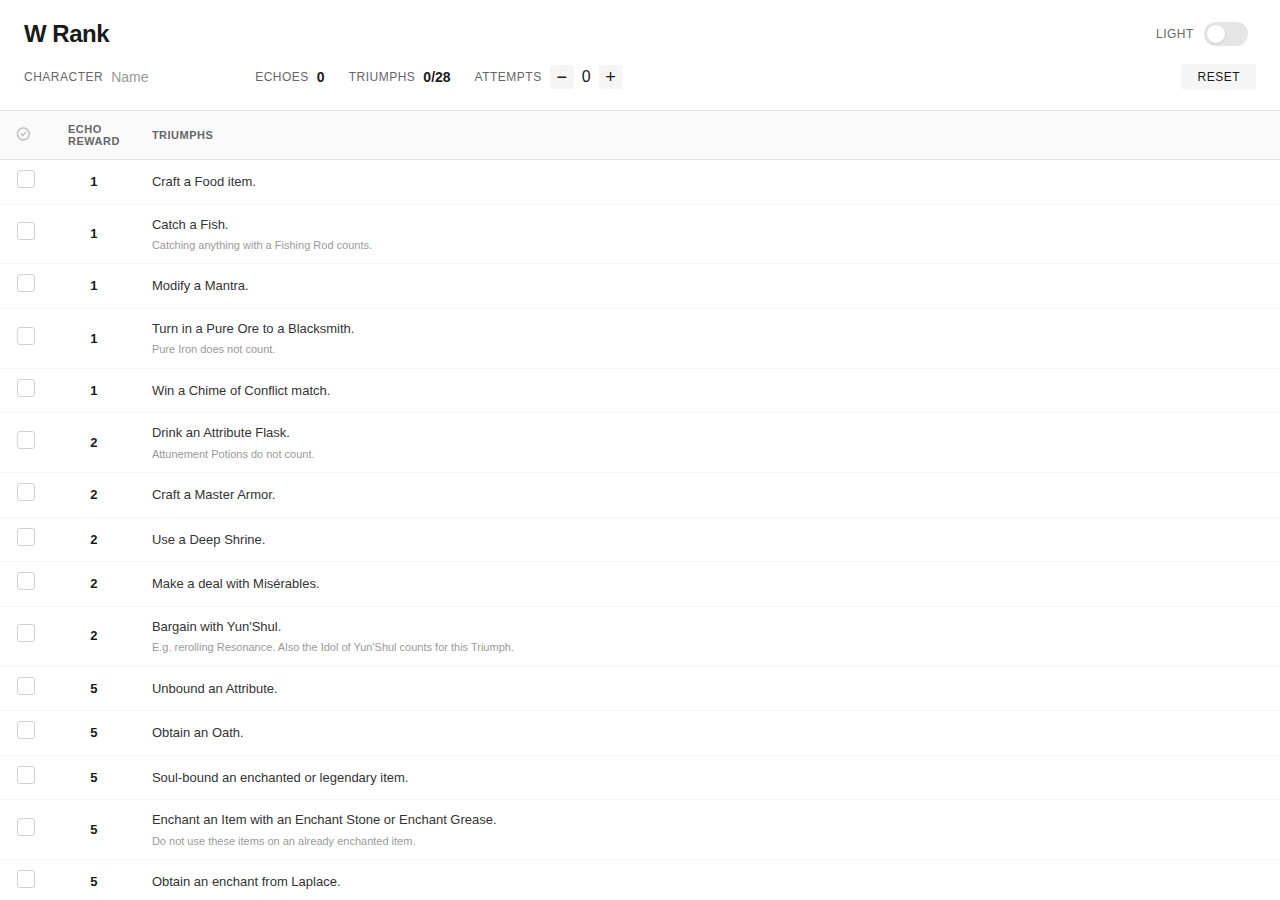
<file: index.html>
<!DOCTYPE html>
<html lang="es">
<head>
    <meta charset="UTF-8">
    <meta name="viewport" content="width=device-width, initial-scale=1.0">
    <title>W Rank</title>
    <link rel="stylesheet" href="styles.css">
</head>
<body>
    <div class="container">
        <header class="header">
            <div class="header-top">
                <h1>W Rank</h1>
                <div class="header-actions">
                    <div class="theme-toggle">
                        <span class="theme-label" id="theme-label">Light</span>
                        <input type="checkbox" id="theme-switch">
                        <label for="theme-switch"></label>
                    </div>
                </div>
            </div>
            <div class="header-info">
                <div class="info-item">
                    <span class="info-label">Character</span>
                    <input type="text" id="character-name" placeholder="Name" class="character-input">
                </div>
                <div class="info-item">
                    <span class="info-label">Echoes</span>
                    <span class="info-value" id="total-echoes">0</span>
                </div>
                <div class="info-item">
                    <span class="info-label">Triumphs</span>
                    <span class="info-value"><span id="completed-tasks">0</span>/<span id="total-tasks">28</span></span>
                </div>
                <div class="info-item">
                    <span class="info-label">Attempts</span>
                    <div class="attempts-control">
                        <button id="decrease-attempts" class="btn-icon">−</button>
                        <span id="attempts-count">0</span>
                        <button id="increase-attempts" class="btn-icon">+</button>
                    </div>
                </div>
                <button id="reset-btn" class="btn-reset">Reset</button>
            </div>
        </header>

        <div class="table-wrapper">
            <table id="echo-tasks" class="table-progress-tracking sortable">
                <thead>
                    <tr>
                        <th class="table-progress-tracking-header headerSort" rowspan="1" tabindex="0" role="columnheader button" title="Ordenar ascendente">
                            <div class="header_icon">
                                <svg xmlns="http://www.w3.org/2000/svg" width="19" height="18" viewBox="0 0 19 18" fill="currentColor">
                                    <path d="M9.95044 0C14.921 0 18.9504 4.02944 18.9504 9C18.9504 13.9706 14.921 18 9.95044 18C4.97988 18 0.950439 13.9706 0.950439 9C0.950439 4.02944 4.97988 0 9.95044 0ZM9.95044 2C6.08445 2 2.95044 5.13401 2.95044 9C2.95044 12.866 6.08445 16 9.95044 16C13.8164 16 16.9504 12.866 16.9504 9C16.9504 5.13401 13.8164 2 9.95044 2ZM12.2434 6.29297C12.6343 5.90205 13.2665 5.90222 13.6575 6.29297C14.0485 6.68397 14.0485 7.31603 13.6575 7.70703L9.65747 11.707C9.46247 11.902 9.20644 12 8.95044 12C8.69452 11.9999 8.43834 11.902 8.24341 11.707L6.24341 9.70703C5.85266 9.31601 5.85249 8.68389 6.24341 8.29297C6.63433 7.90205 7.26645 7.90222 7.65747 8.29297L8.95044 9.58594L12.2434 6.29297Z"></path>
                                </svg>
                            </div>
                        </th>
                        <th class="unsortable">Echo Reward</th>
                        <th class="unsortable">Triumphs</th>
                    </tr>
                </thead>
                <tbody>
                <tr>
                    <td class="table-progress-checkbox-cell" data-sort-value="0">
                        <div class="wds-checkbox checkbox_wrapper">
                            <input type="checkbox" id="checkbox-0" data-row-id="food">
                            <label for="checkbox-0"></label>
                        </div>
                    </td>
                    <td data-row-id="food" style="text-align:center;">1</td>
                    <td>Craft a Food item.</td>
                </tr>
                <tr>
                    <td class="table-progress-checkbox-cell" data-sort-value="0">
                        <div class="wds-checkbox checkbox_wrapper">
                            <input type="checkbox" id="checkbox-1" data-row-id="fishing">
                            <label for="checkbox-1"></label>
                        </div>
                    </td>
                    <td data-row-id="fishing" style="text-align:center;">1</td>
                    <td>Catch a Fish.<br><small>Catching anything with a Fishing Rod counts.</small></td>
                </tr>
                <tr>
                    <td class="table-progress-checkbox-cell" data-sort-value="0">
                        <div class="wds-checkbox checkbox_wrapper">
                            <input type="checkbox" id="checkbox-2" data-row-id="modify-mantra">
                            <label for="checkbox-2"></label>
                        </div>
                    </td>
                    <td data-row-id="modify-mantra" style="text-align:center;">1</td>
                    <td>Modify a Mantra.</td>
                </tr>
                <tr>
                    <td class="table-progress-checkbox-cell" data-sort-value="0">
                        <div class="wds-checkbox checkbox_wrapper">
                            <input type="checkbox" id="checkbox-3" data-row-id="pure-ore">
                            <label for="checkbox-3"></label>
                        </div>
                    </td>
                    <td data-row-id="pure-ore" style="text-align:center;">1</td>
                    <td>Turn in a Pure Ore to a Blacksmith.<br><small>Pure Iron does not count.</small></td>
                </tr>
                <tr>
                    <td class="table-progress-checkbox-cell" data-sort-value="0">
                        <div class="wds-checkbox checkbox_wrapper">
                            <input type="checkbox" id="checkbox-4" data-row-id="chime-win">
                            <label for="checkbox-4"></label>
                        </div>
                    </td>
                    <td data-row-id="chime-win" style="text-align:center;">1</td>
                    <td>Win a Chime of Conflict match.</td>
                </tr>
                <tr>
                    <td class="table-progress-checkbox-cell" data-sort-value="0">
                        <div class="wds-checkbox checkbox_wrapper">
                            <input type="checkbox" id="checkbox-5" data-row-id="attribute-flask">
                            <label for="checkbox-5"></label>
                        </div>
                    </td>
                    <td data-row-id="attribute-flask" style="text-align:center;">2</td>
                    <td>Drink an Attribute Flask.<br><small>Attunement Potions do not count.</small></td>
                </tr>
                <tr>
                    <td class="table-progress-checkbox-cell" data-sort-value="0">
                        <div class="wds-checkbox checkbox_wrapper">
                            <input type="checkbox" id="checkbox-6" data-row-id="master-armor">
                            <label for="checkbox-6"></label>
                        </div>
                    </td>
                    <td data-row-id="master-armor" style="text-align:center;">2</td>
                    <td>Craft a Master Armor.</td>
                </tr>
                <tr>
                    <td class="table-progress-checkbox-cell" data-sort-value="0">
                        <div class="wds-checkbox checkbox_wrapper">
                            <input type="checkbox" id="checkbox-7" data-row-id="deep-shrine">
                            <label for="checkbox-7"></label>
                        </div>
                    </td>
                    <td data-row-id="deep-shrine" style="text-align:center;">2</td>
                    <td>Use a Deep Shrine.</td>
                </tr>
                <tr>
                    <td class="table-progress-checkbox-cell" data-sort-value="0">
                        <div class="wds-checkbox checkbox_wrapper">
                            <input type="checkbox" id="checkbox-8" data-row-id="miserables">
                            <label for="checkbox-8"></label>
                        </div>
                    </td>
                    <td data-row-id="miserables" style="text-align:center;">2</td>
                    <td>Make a deal with Misérables.</td>
                </tr>
                <tr>
                    <td class="table-progress-checkbox-cell" data-sort-value="0">
                        <div class="wds-checkbox checkbox_wrapper">
                            <input type="checkbox" id="checkbox-9" data-row-id="yunshul">
                            <label for="checkbox-9"></label>
                        </div>
                    </td>
                    <td data-row-id="yunshul" style="text-align:center;">2</td>
                    <td>Bargain with Yun'Shul.<br><small>E.g. rerolling Resonance. Also the Idol of Yun'Shul counts for this Triumph.</small></td>
                </tr>
                <tr>
                    <td class="table-progress-checkbox-cell" data-sort-value="0">
                        <div class="wds-checkbox checkbox_wrapper">
                            <input type="checkbox" id="checkbox-10" data-row-id="unbound-attribute">
                            <label for="checkbox-10"></label>
                        </div>
                    </td>
                    <td data-row-id="unbound-attribute" style="text-align:center;">5</td>
                    <td>Unbound an Attribute.</td>
                </tr>
                <tr>
                    <td class="table-progress-checkbox-cell" data-sort-value="0">
                        <div class="wds-checkbox checkbox_wrapper">
                            <input type="checkbox" id="checkbox-11" data-row-id="oath">
                            <label for="checkbox-11"></label>
                        </div>
                    </td>
                    <td data-row-id="oath" style="text-align:center;">5</td>
                    <td>Obtain an Oath.</td>
                </tr>
                <tr>
                    <td class="table-progress-checkbox-cell" data-sort-value="0">
                        <div class="wds-checkbox checkbox_wrapper">
                            <input type="checkbox" id="checkbox-12" data-row-id="soulbound-enchant">
                            <label for="checkbox-12"></label>
                        </div>
                    </td>
                    <td data-row-id="soulbound-enchant" style="text-align:center;">5</td>
                    <td>Soul-bound an enchanted or legendary item.</td>
                </tr>
                <tr>
                    <td class="table-progress-checkbox-cell" data-sort-value="0">
                        <div class="wds-checkbox checkbox_wrapper">
                            <input type="checkbox" id="checkbox-13" data-row-id="enchant-item">
                            <label for="checkbox-13"></label>
                        </div>
                    </td>
                    <td data-row-id="enchant-item" style="text-align:center;">5</td>
                    <td>Enchant an Item with an Enchant Stone or Enchant Grease.<br><small>Do not use these items on an already enchanted item.</small></td>
                </tr>
                <tr>
                    <td class="table-progress-checkbox-cell" data-sort-value="0">
                        <div class="wds-checkbox checkbox_wrapper">
                            <input type="checkbox" id="checkbox-14" data-row-id="laplace-enchant">
                            <label for="checkbox-14"></label>
                        </div>
                    </td>
                    <td data-row-id="laplace-enchant" style="text-align:center;">5</td>
                    <td>Obtain an enchant from Laplace.</td>
                </tr>
                <tr>
                    <td class="table-progress-checkbox-cell" data-sort-value="0">
                        <div class="wds-checkbox checkbox_wrapper">
                            <input type="checkbox" id="checkbox-15" data-row-id="world-event">
                            <label for="checkbox-15"></label>
                        </div>
                    </td>
                    <td data-row-id="world-event" style="text-align:center;">5</td>
                    <td>Clear a World Event.<br><small>Defeat Interluminary Parasol OR The Doom of Caeranthil OR complete the Carnival of Hearts.</small></td>
                </tr>
                <tr>
                    <td class="table-progress-checkbox-cell" data-sort-value="0">
                        <div class="wds-checkbox checkbox_wrapper">
                            <input type="checkbox" id="checkbox-16" data-row-id="pluripotent-alloy">
                            <label for="checkbox-16"></label>
                        </div>
                    </td>
                    <td data-row-id="pluripotent-alloy" style="text-align:center;">5</td>
                    <td>Use a Pluripotent Alloy to alloy a weapon.<br><small>Most alloyed weapons have a 75 weapon requirement.</small></td>
                </tr>
                <tr>
                    <td class="table-progress-checkbox-cell" data-sort-value="0">
                        <div class="wds-checkbox checkbox_wrapper">
                            <input type="checkbox" id="checkbox-17" data-row-id="murmur">
                            <label for="checkbox-17"></label>
                        </div>
                    </td>
                    <td data-row-id="murmur" style="text-align:center;">5</td>
                    <td>Obtain a Murmur.</td>
                </tr>
                <tr>
                    <td class="table-progress-checkbox-cell" data-sort-value="0">
                        <div class="wds-checkbox checkbox_wrapper">
                            <input type="checkbox" id="checkbox-18" data-row-id="serpents">
                            <label for="checkbox-18"></label>
                        </div>
                    </td>
                    <td data-row-id="serpents" style="text-align:center;">5</td>
                    <td>Defeat the Dread Serpent OR the Doom of Caeranthil.</td>
                </tr>
                <tr>
                    <td class="table-progress-checkbox-cell" data-sort-value="0">
                        <div class="wds-checkbox checkbox_wrapper">
                            <input type="checkbox" id="checkbox-19" data-row-id="duke">
                            <label for="checkbox-19"></label>
                        </div>
                    </td>
                    <td data-row-id="duke" style="text-align:center;">5</td>
                    <td>Defeat Duke Erisia.</td>
                </tr>
                <tr>
                    <td class="table-progress-checkbox-cell" data-sort-value="0">
                        <div class="wds-checkbox checkbox_wrapper">
                            <input type="checkbox" id="checkbox-20" data-row-id="ferryman">
                            <label for="checkbox-20"></label>
                        </div>
                    </td>
                    <td data-row-id="ferryman" style="text-align:center;">5</td>
                    <td>Defeat The Ferryman.</td>
                </tr>
                <tr>
                    <td class="table-progress-checkbox-cell" data-sort-value="0">
                        <div class="wds-checkbox checkbox_wrapper">
                            <input type="checkbox" id="checkbox-21" data-row-id="chaser">
                            <label for="checkbox-21"></label>
                        </div>
                    </td>
                    <td data-row-id="chaser" style="text-align:center;">5</td>
                    <td>Defeat Chaser, Scholar of the Crimson Contract.</td>
                </tr>
                <tr>
                    <td class="table-progress-checkbox-cell" data-sort-value="0">
                        <div class="wds-checkbox checkbox_wrapper">
                            <input type="checkbox" id="checkbox-22" data-row-id="primadon">
                            <label for="checkbox-22"></label>
                        </div>
                    </td>
                    <td data-row-id="primadon" style="text-align:center;">5</td>
                    <td>Defeat Primadon, Titan of the East OR Elder Primadon, The Titan Warlord.</td>
                </tr>
                <tr>
                    <td class="table-progress-checkbox-cell" data-sort-value="0">
                        <div class="wds-checkbox checkbox_wrapper">
                            <input type="checkbox" id="checkbox-23" data-row-id="scion">
                            <label for="checkbox-23"></label>
                        </div>
                    </td>
                    <td data-row-id="scion" style="text-align:center;">10</td>
                    <td>Defeat the Scion of Ethiron.</td>
                </tr>
                <tr>
                    <td class="table-progress-checkbox-cell" data-sort-value="0">
                        <div class="wds-checkbox checkbox_wrapper">
                            <input type="checkbox" id="checkbox-24" data-row-id="hell-mode">
                            <label for="checkbox-24"></label>
                        </div>
                    </td>
                    <td data-row-id="hell-mode" style="text-align:center;">10</td>
                    <td>Complete Hell Mode.</td>
                </tr>
                <tr>
                    <td class="table-progress-checkbox-cell" data-sort-value="0">
                        <div class="wds-checkbox checkbox_wrapper">
                            <input type="checkbox" id="checkbox-25" data-row-id="layer2-no-hook">
                            <label for="checkbox-25"></label>
                        </div>
                    </td>
                    <td data-row-id="layer2-no-hook" style="text-align:center;">10</td>
                    <td>Complete Layer 2 floor 1 without a Light Hook.<br><small>You will need to leave through Chaser's escape portal for this to count.</small></td>
                </tr>
                <tr>
                    <td class="table-progress-checkbox-cell" data-sort-value="0">
                        <div class="wds-checkbox checkbox_wrapper">
                            <input type="checkbox" id="checkbox-26" data-row-id="power-level">
                            <label for="checkbox-26"></label>
                        </div>
                    </td>
                    <td data-row-id="power-level" style="text-align:center;">15</td>
                    <td>Power up.<br><small>Every Power level up will award you with 0.75 Echoes, totaling to 15 Echoes at Power 20</small></td>
                </tr>
                <tr>
                    <td class="table-progress-checkbox-cell" data-sort-value="0">
                        <div class="wds-checkbox checkbox_wrapper">
                            <input type="checkbox" id="checkbox-27" data-row-id="resonance">
                            <label for="checkbox-27"></label>
                        </div>
                    </td>
                    <td data-row-id="resonance" style="text-align:center;">15</td>
                    <td>Obtain a Resonance.<br><small>You must CHOOSE it. If you reroll in Fragments of Self, it resets the task, even if you had one before.</small></td>
                </tr>
                </tbody>
            </table>
        </div>
    </div>

    <script src="script.js"></script>
</body>
</html>
</file>
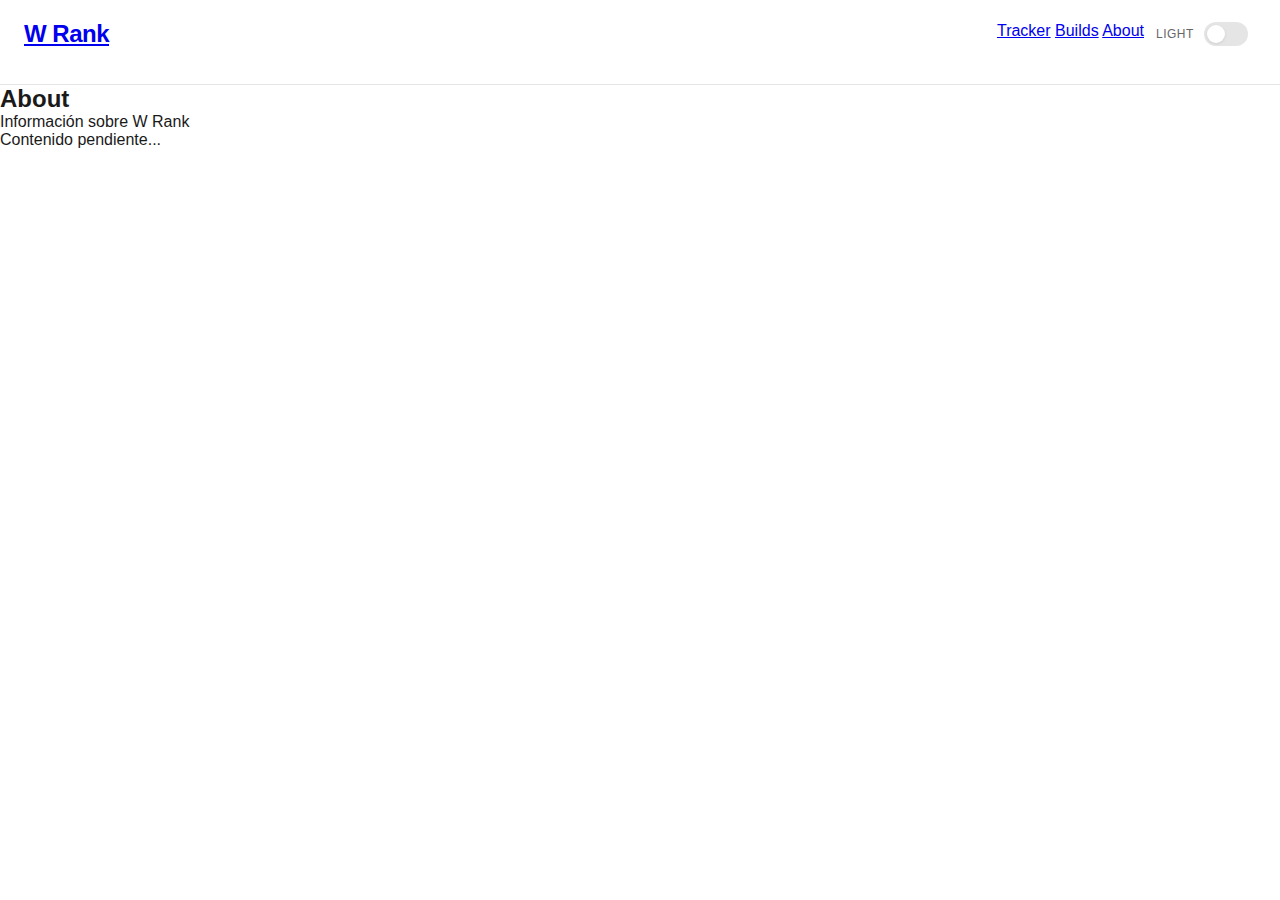
<file: about/index.html>
<!DOCTYPE html>
<html lang="es">
<head>
    <meta charset="UTF-8">
    <meta name="viewport" content="width=device-width, initial-scale=1.0">
    <title>About - W Rank</title>
    <link rel="stylesheet" href="../styles.css">
</head>
<body>
    <div class="container page-container">
        <header class="header">
            <div class="header-top">
                <h1><a href="../">W Rank</a></h1>
                <div class="header-actions">
                    <nav class="nav-links">
                        <a href="../">Tracker</a>
                        <a href="../builds/">Builds</a>
                        <a href="./" class="active">About</a>
                    </nav>
                    <div class="theme-toggle">
                        <span class="theme-label" id="theme-label">Light</span>
                        <input type="checkbox" id="theme-switch">
                        <label for="theme-switch"></label>
                    </div>
                </div>
            </div>
        </header>

        <main class="main-content">
            <div class="page-header">
                <h2 class="page-title">About</h2>
                <p class="page-subtitle">Información sobre W Rank</p>
            </div>

            <div class="content-section">
                <div class="content-placeholder">
                    <p>Contenido pendiente...</p>
                </div>
            </div>
        </main>
    </div>

    <script src="../common.js"></script>
</body>
</html>
</file>
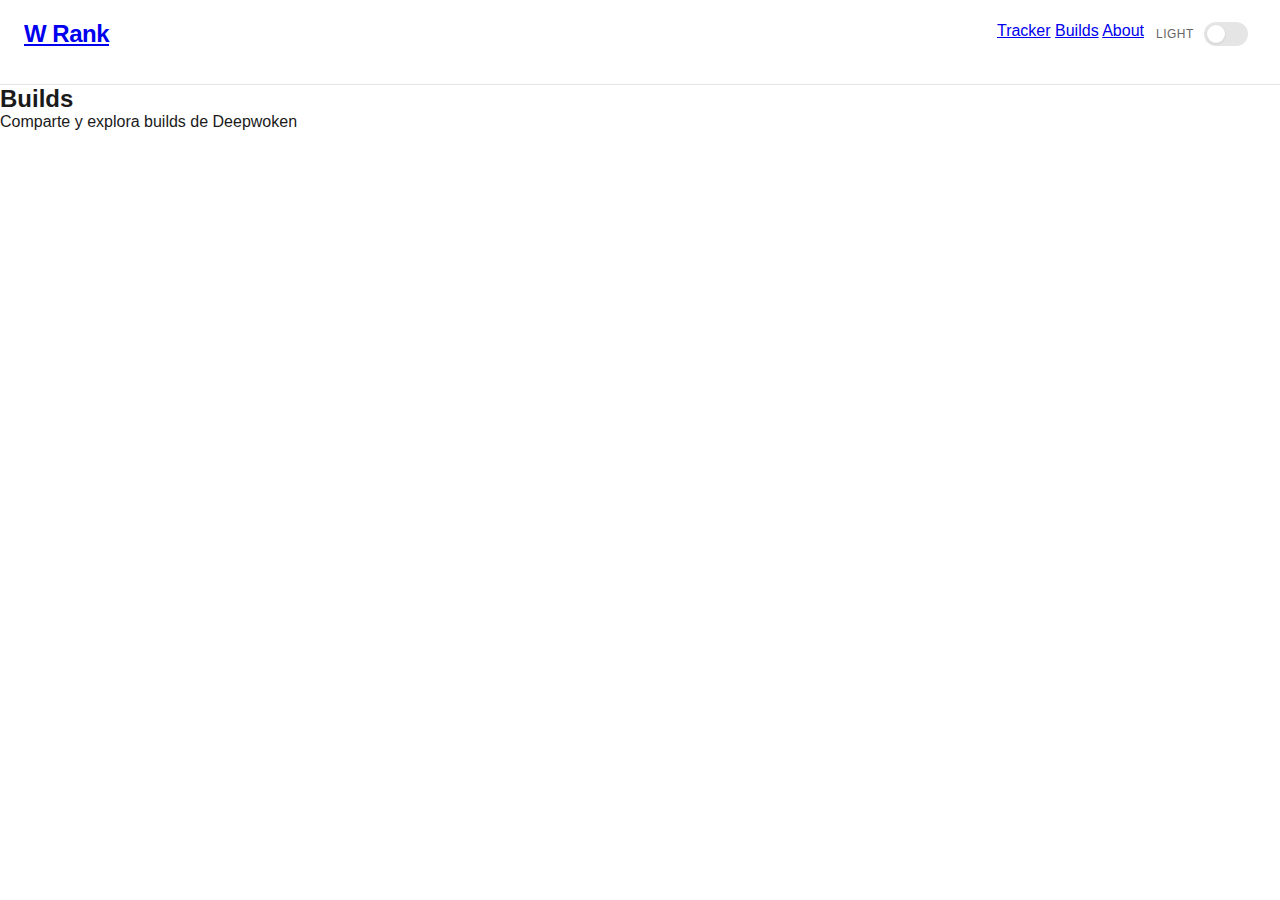
<file: builds/index.html>
<!DOCTYPE html>
<html lang="es">
<head>
    <meta charset="UTF-8">
    <meta name="viewport" content="width=device-width, initial-scale=1.0">
    <title>Builds - W Rank</title>
    <link rel="stylesheet" href="../styles.css">
</head>
<body>
    <div class="container page-container">
        <header class="header">
            <div class="header-top">
                <h1><a href="../">W Rank</a></h1>
                <div class="header-actions">
                    <nav class="nav-links">
                        <a href="../">Tracker</a>
                        <a href="./" class="active">Builds</a>
                        <a href="../about/">About</a>
                    </nav>
                    <div class="theme-toggle">
                        <span class="theme-label" id="theme-label">Light</span>
                        <input type="checkbox" id="theme-switch">
                        <label for="theme-switch"></label>
                    </div>
                </div>
            </div>
        </header>

        <main class="main-content">
            <div class="page-header">
                <h2 class="page-title">Builds</h2>
                <p class="page-subtitle">Comparte y explora builds de Deepwoken</p>
            </div>
        </main>
    </div>

    <script src="../common.js"></script>
</body>
</html>
</file>
<file: styles.css>
* {
    margin: 0;
    padding: 0;
    box-sizing: border-box;
}

html, body {
    height: 100%;
    overflow: hidden;
}

body {
    font-family: -apple-system, BlinkMacSystemFont, 'Segoe UI', Roboto, 'Helvetica Neue', Arial, sans-serif;
    background: #ffffff;
    color: #1a1a1a;
    padding: 0;
    height: 100vh;
    overflow: hidden;
}

.container {
    max-width: 100%;
    height: 100vh;
    display: flex;
    flex-direction: column;
    overflow: hidden;
}

.header {
    padding: 20px 24px;
    border-bottom: 1px solid #e5e5e5;
    background: #ffffff;
}

.header-top {
    display: flex;
    justify-content: space-between;
    align-items: center;
    margin-bottom: 16px;
}

h1 {
    font-size: 24px;
    font-weight: 600;
    color: #1a1a1a;
    letter-spacing: -0.5px;
}

.header-actions {
    display: flex;
    gap: 12px;
}

.header-info {
    display: flex;
    align-items: center;
    gap: 24px;
    flex-wrap: wrap;
}

.info-item {
    display: flex;
    align-items: center;
    gap: 8px;
}

.info-label {
    font-size: 12px;
    color: #666;
    text-transform: uppercase;
    letter-spacing: 0.5px;
    font-weight: 500;
}

.info-value {
    font-size: 14px;
    font-weight: 600;
    color: #1a1a1a;
}

.character-input {
    border: none;
    background: transparent;
    font-size: 14px;
    font-weight: 600;
    color: #1a1a1a;
    padding: 4px 0;
    width: 120px;
    border-bottom: 1px solid transparent;
    transition: border-color 0.2s;
}

.character-input:focus {
    outline: none;
    border-bottom-color: #1a1a1a;
}

.character-input::placeholder {
    color: #999;
    font-weight: 400;
}

.attempts-control {
    display: flex;
    align-items: center;
    gap: 8px;
}

.btn-icon {
    width: 24px;
    height: 24px;
    border: none;
    background: #f5f5f5;
    color: #1a1a1a;
    font-size: 18px;
    cursor: pointer;
    display: flex;
    align-items: center;
    justify-content: center;
    border-radius: 4px;
    transition: background 0.2s;
    font-weight: 300;
    line-height: 1;
}

.btn-icon:hover {
    background: #e5e5e5;
}

.btn-reset {
    padding: 6px 16px;
    border: none;
    background: #f5f5f5;
    color: #1a1a1a;
    font-size: 12px;
    font-weight: 500;
    cursor: pointer;
    border-radius: 4px;
    transition: all 0.2s;
    text-transform: uppercase;
    letter-spacing: 0.5px;
    margin-left: auto;
}

.btn-reset:hover {
    background: #e5e5e5;
}

.theme-toggle {
    display: flex;
    align-items: center;
    gap: 8px;
}

.theme-label {
    font-size: 12px;
    font-weight: 500;
    color: #666;
    text-transform: uppercase;
    letter-spacing: 0.5px;
    min-width: 40px;
}

.theme-toggle input[type="checkbox"] {
    width: 44px;
    height: 24px;
    appearance: none;
    background: #e5e5e5;
    border-radius: 12px;
    cursor: pointer;
    transition: background 0.2s;
    position: relative;
}

.theme-toggle input[type="checkbox"]::before {
    content: '';
    position: absolute;
    width: 18px;
    height: 18px;
    background: #ffffff;
    border-radius: 50%;
    top: 3px;
    left: 3px;
    transition: left 0.2s;
    box-shadow: 0 1px 3px rgba(0,0,0,0.1);
}

.theme-toggle input[type="checkbox"]:checked {
    background: #1a1a1a;
}

.theme-toggle input[type="checkbox"]:checked::before {
    left: 23px;
}

.table-wrapper {
    flex: 1;
    overflow: hidden;
    display: flex;
    gap: 0;
    background: #e5e5e5;
    padding: 0;
}

.table-wrapper > table:not(:last-child) {
    border-right: 2px solid #e5e5e5;
}

table {
    flex: 1;
    border-collapse: collapse;
    background: #ffffff;
    border: none;
    overflow: hidden;
    display: table;
}

table.defeat-table {
    border-left: 2px solid #ff4444;
}

thead {
    background: #fafafa;
    position: sticky;
    top: 0;
    z-index: 1;
}

th {
    padding: 12px 16px;
    text-align: left;
    font-weight: 600;
    color: #666;
    font-size: 11px;
    text-transform: uppercase;
    letter-spacing: 0.5px;
    border-bottom: 1px solid #e5e5e5;
}

th.headerSort {
    cursor: pointer;
    user-select: none;
}

th.headerSort:hover {
    color: #1a1a1a;
}

.header_icon {
    display: inline-block;
    vertical-align: middle;
    margin-right: 6px;
    opacity: 0.4;
}

.header_icon svg {
    width: 14px;
    height: 14px;
    fill: currentColor;
}

tbody {
    display: table-row-group;
}

td {
    padding: 10px 16px;
    border-bottom: 1px solid #f5f5f5;
    color: #1a1a1a;
    font-size: 13px;
    line-height: 1.5;
}

tr {
    cursor: pointer;
    transition: background 0.1s;
}

tr:hover {
    background: #fafafa;
}

tr:last-child td {
    border-bottom: none;
}

.table-progress-checkbox-cell {
    text-align: center;
    width: 40px;
    padding: 10px 8px;
}

.wds-checkbox {
    position: relative;
    display: inline-block;
    width: 18px;
    height: 18px;
}

.wds-checkbox input[type="checkbox"] {
    position: absolute;
    opacity: 0;
    width: 0;
    height: 0;
}

.wds-checkbox label {
    position: absolute;
    top: 0;
    left: 0;
    width: 18px;
    height: 18px;
    background: #ffffff;
    border: 1.5px solid #d0d0d0;
    cursor: pointer;
    transition: all 0.15s;
    border-radius: 3px;
}

.wds-checkbox label:hover {
    border-color: #1a1a1a;
}

.wds-checkbox input[type="checkbox"]:checked + label {
    background: #1a1a1a;
    border-color: #1a1a1a;
}

.wds-checkbox input[type="checkbox"]:checked + label::after {
    content: '';
    position: absolute;
    left: 5px;
    top: 2px;
    width: 4px;
    height: 8px;
    border: solid white;
    border-width: 0 2px 2px 0;
    transform: rotate(45deg);
}

td[data-row-id] {
    text-align: center;
    font-weight: 600;
    color: #1a1a1a;
    font-size: 13px;
    width: 60px;
}

td:last-child {
    color: #333;
}

td:last-child small {
    display: block;
    margin-top: 4px;
    color: #999;
    font-size: 11px;
    font-weight: 400;
    line-height: 1.4;
}

body.dark-theme {
    background: #0a0a0a;
    color: #e0e0e0;
}

body.dark-theme .header {
    background: #0a0a0a;
    border-bottom-color: #1a1a1a;
}

body.dark-theme h1 {
    color: #e0e0e0;
}

body.dark-theme .info-label {
    color: #888;
}

body.dark-theme .info-value {
    color: #e0e0e0;
}

body.dark-theme .character-input {
    color: #e0e0e0;
    border-bottom-color: transparent;
}

body.dark-theme .character-input:focus {
    border-bottom-color: #e0e0e0;
}

body.dark-theme .character-input::placeholder {
    color: #666;
}

body.dark-theme .btn-icon {
    background: #1a1a1a;
    color: #e0e0e0;
}

body.dark-theme .btn-icon:hover {
    background: #252525;
}

body.dark-theme .btn-reset {
    background: #1a1a1a;
    color: #e0e0e0;
}

body.dark-theme .btn-reset:hover {
    background: #252525;
}

body.dark-theme .theme-label {
    color: #888;
}

body.dark-theme .theme-toggle input[type="checkbox"] {
    background: #1a1a1a;
}

body.dark-theme .theme-toggle input[type="checkbox"]:checked {
    background: #e0e0e0;
}

body.dark-theme .theme-toggle input[type="checkbox"]::before {
    background: #0a0a0a;
}

body.dark-theme .table-wrapper {
    background: #1a1a1a;
}

body.dark-theme .table-wrapper > table:not(:last-child) {
    border-right-color: #1a1a1a;
}

body.dark-theme .table-wrapper {
    background: #1a1a1a;
}

body.dark-theme table {
    background: #0a0a0a;
}

body.dark-theme table.defeat-table {
    border-left-color: #ff6666;
}

body.dark-theme thead {
    background: #0a0a0a;
}

body.dark-theme th {
    color: #888;
    border-bottom-color: #1a1a1a;
}

body.dark-theme th.headerSort:hover {
    color: #e0e0e0;
}

body.dark-theme td {
    color: #e0e0e0;
    border-bottom-color: #1a1a1a;
}

body.dark-theme tr:hover {
    background: #1a1a1a;
}

body.dark-theme .wds-checkbox label {
    background: #0a0a0a;
    border-color: #333;
}

body.dark-theme .wds-checkbox label:hover {
    border-color: #e0e0e0;
}

body.dark-theme .wds-checkbox input[type="checkbox"]:checked + label {
    background: #e0e0e0;
    border-color: #e0e0e0;
}

body.dark-theme .wds-checkbox input[type="checkbox"]:checked + label::after {
    border-color: #0a0a0a;
}

body.dark-theme td[data-row-id] {
    color: #e0e0e0;
}

body.dark-theme td:last-child {
    color: #ccc;
}

body.dark-theme td:last-child small {
    color: #888;
}

@media (max-width: 768px) {
    html, body {
        overflow: auto;
    }

    body {
        overflow-y: auto;
    }

    .container {
        height: auto;
        min-height: 100vh;
        overflow: visible;
    }

    .header {
        padding: 12px 16px;
    }

    .header-top {
        margin-bottom: 12px;
    }

    .header-info {
        flex-direction: column;
        align-items: flex-start;
        gap: 12px;
    }

    .info-item {
        width: 100%;
        justify-content: space-between;
    }

    .character-input {
        width: auto;
        flex: 1;
        max-width: 200px;
    }

    .btn-reset {
        margin-left: 0;
        width: 100%;
        margin-top: 4px;
    }

    h1 {
        font-size: 20px;
    }

    .table-wrapper {
        flex-direction: column;
        overflow: visible;
    }

    .table-wrapper > table {
        width: 100%;
        flex: none;
    }

    .table-wrapper > table:not(:last-child) {
        border-right: none;
        border-bottom: 2px solid #e5e5e5;
    }

    table.defeat-table {
        border-left: none;
        border-top: 2px solid #ff4444;
    }

    th, td {
        padding: 10px 12px;
        font-size: 12px;
    }

    .table-progress-checkbox-cell {
        width: 35px;
        padding: 10px 6px;
    }

    td[data-row-id] {
        width: 50px;
    }
}

@media (max-width: 480px) {
    .header {
        padding: 10px 12px;
    }

    h1 {
        font-size: 18px;
    }

    .info-label {
        font-size: 11px;
    }

    .info-value {
        font-size: 13px;
    }

    .character-input {
        font-size: 13px;
    }

    th, td {
        padding: 8px 10px;
        font-size: 11px;
    }

    .table-progress-checkbox-cell {
        width: 30px;
        padding: 8px 4px;
    }

    td[data-row-id] {
        width: 45px;
        font-size: 12px;
    }

    .wds-checkbox {
        width: 16px;
        height: 16px;
    }

    .wds-checkbox label {
        width: 16px;
        height: 16px;
    }
}

body.dark-theme .table-wrapper > table:not(:last-child) {
    border-bottom-color: #1a1a1a;
}

@media (max-width: 768px) {
    body.dark-theme .table-wrapper > table:not(:last-child) {
        border-bottom-color: #1a1a1a;
    }

    body.dark-theme table.defeat-table {
        border-top-color: #ff6666;
    }
}
</file>
